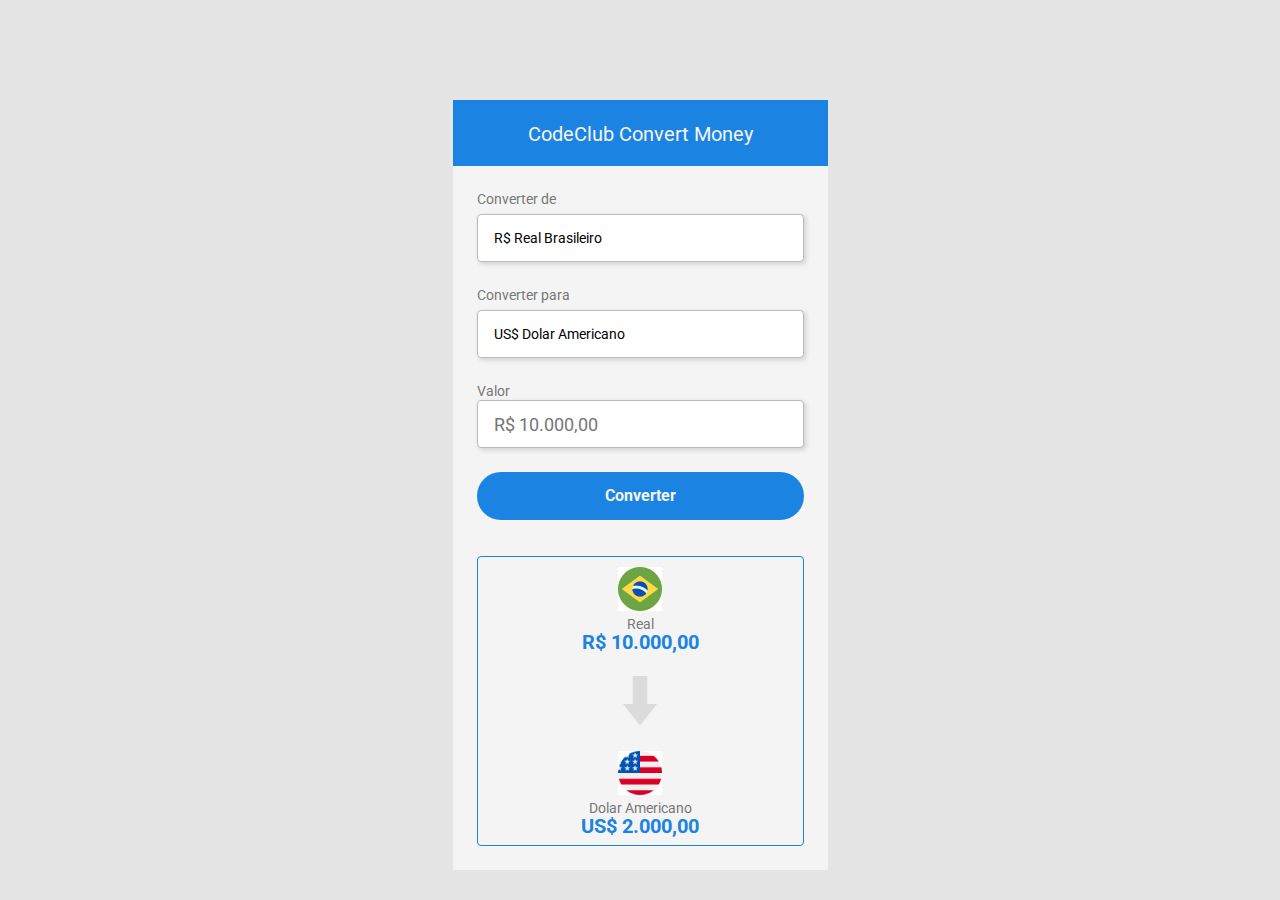
<file: CodeClub Convert Money/index.html>
<!DOCTYPE html>
<html lang="pt-br">

<head>
    <meta charset="UTF-8">
    <meta http-equiv="X-UA-Compatible" content="IE=edge">
    <meta name="viewport" content="width=device-width, initial-scale=1.0">
    <link rel="stylesheet" href="./style.css" />
    <link rel="preconnect" href="https://fonts.googleapis.com">
    <link rel="preconnect" href="https://fonts.gstatic.com" crossorigin>
    <link href="https://fonts.googleapis.com/css2?family=Roboto:wght@100;300;400&display=swap" rel="stylesheet">
    <title>CodeClub Convert Money</title>
</head>

<body>
    <div class="container">
    <header>
        <h1>CodeClub Convert Money</h1>
    </header>

    <main>
        <label>
            Converter <b>de</b>
            <select>
                <option>
                    R$ Real Brasileiro
                </option>
            </select>
        </label>

        <label>
            Converter <b>para</b>
            <select id="currency-select">
                <option>
                    US$ Dolar Americano
                </option>
                <option>
                    € Euro
                </option>
                <option>
                    ₿ Bitcoin
                </option>
                <option>
                    £ Libra
                </option>
            </select>
        </label>

        <label>
            <p>Valor</p>
            <input id="input-real" placeholder="R$ 10.000,00">

        </label>

        <button id="convert-button" type="button">Converter</button>

        <section>
            <div class="currency-container">
                <img src="./img/brasil 2.jpg" alt="Imagem-Do-Brasil" />
                <p class="currency-name">Real</p>
                <p class="currency-value" id="real-value-text">R$ 10.000,00</p>
            </div>

            <div>
                <img class="arrow-img" src="./img/Vector@2x.png" alt="Seta" />
            </div>

            <div class="currency-container">
                <img src="./img/estados-unidos (1) 1.jpg" id="currency-img"/>
                <p class="currency-name" id="currency-name">Dolar Americano</p>
                <p class="currency-value" id="dolar-value-text">US$ 2.000,00</p>
            </div>

        </section>

        </main>

    </div>
</body>

    <script src="./index.js"></script>

</html>
</file>
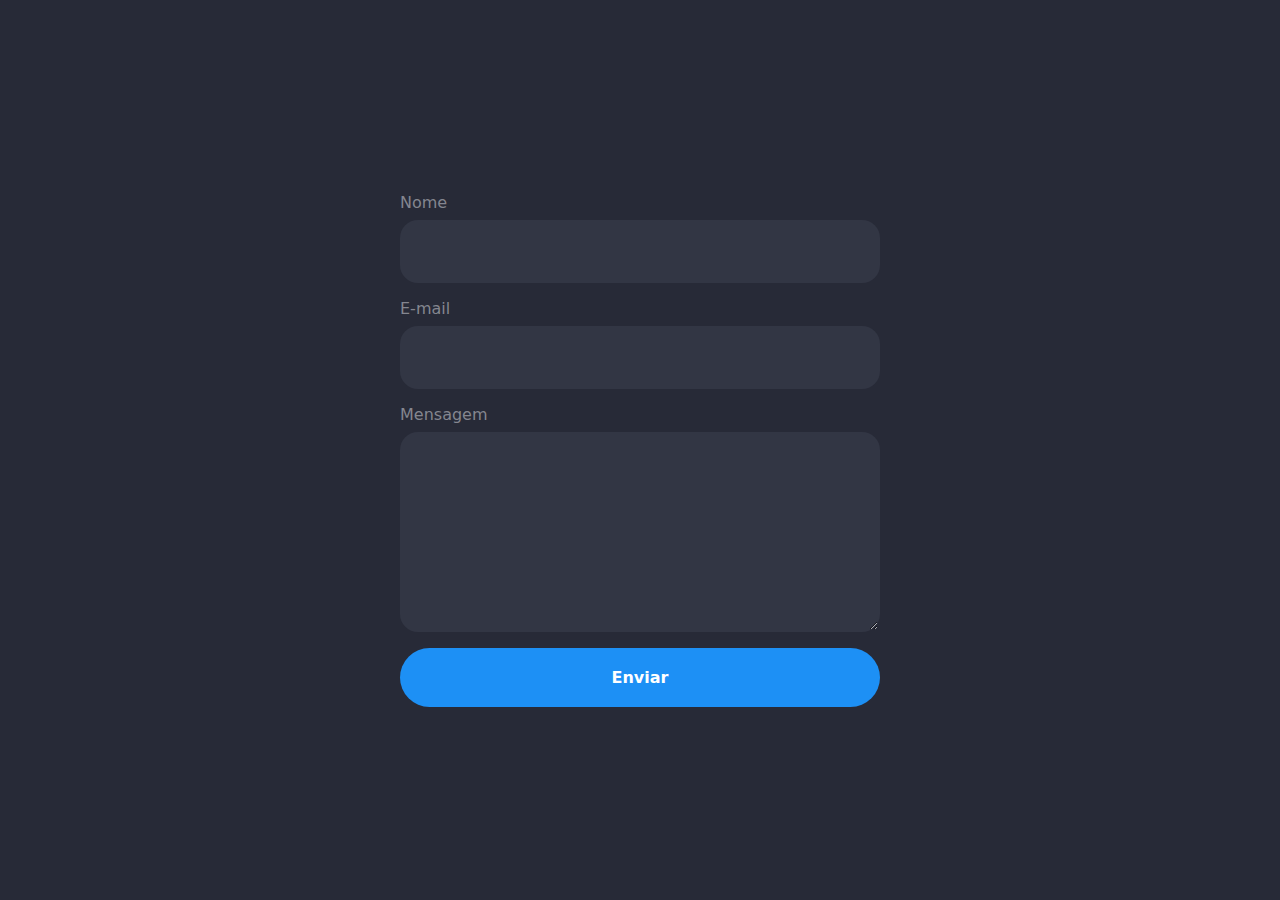
<file: formulario de contato/index.html>
<!DOCTYPE html>
<html lang="pt-br">
  <head>
    <meta charset="UTF-8" />
    <meta http-equiv="X-UA-Compatible" content="IE=edge" />
    <meta name="viewport" content="width=device-width, initial-scale=1.0" />
    <title>Formulário de Contato com JavaScript</title>
    <link rel="stylesheet" href="style.css" />
    <script defer src="app.js"></script>
  </head>
  <body>
    <form
      action="https://formsubmit.co/el/lefura"
      method="POST"
      data-form
    >
      <label for="nome">Nome</label>
      <input type="text" name="nome" id="nome" required />
      <label for="email">E-mail</label>
      <input type="email" name="email" id="email" required />
      <label for="mensagem">Mensagem</label>
      <textarea name="mensagem" id="mensagem" required></textarea>
      <button type="submit" data-button>Enviar</button>
    </form>
  </body>
</html>
</file>
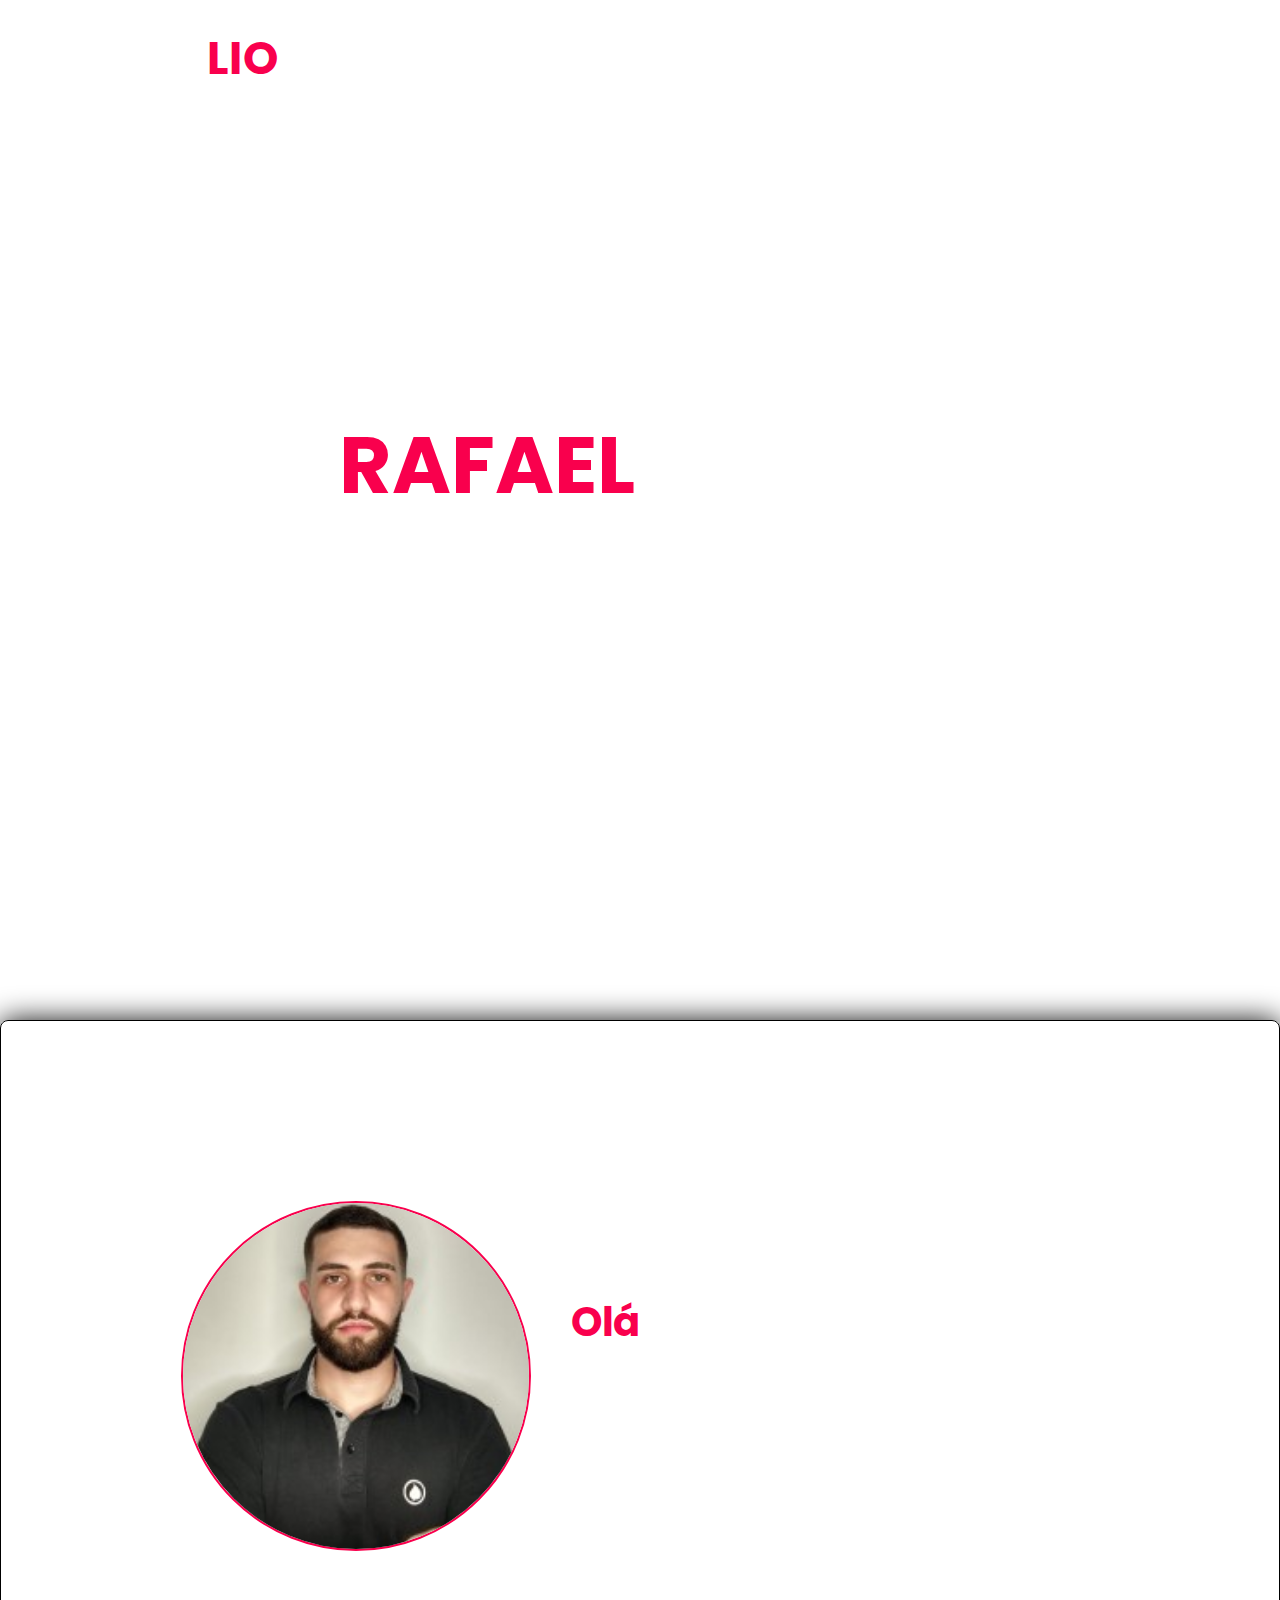
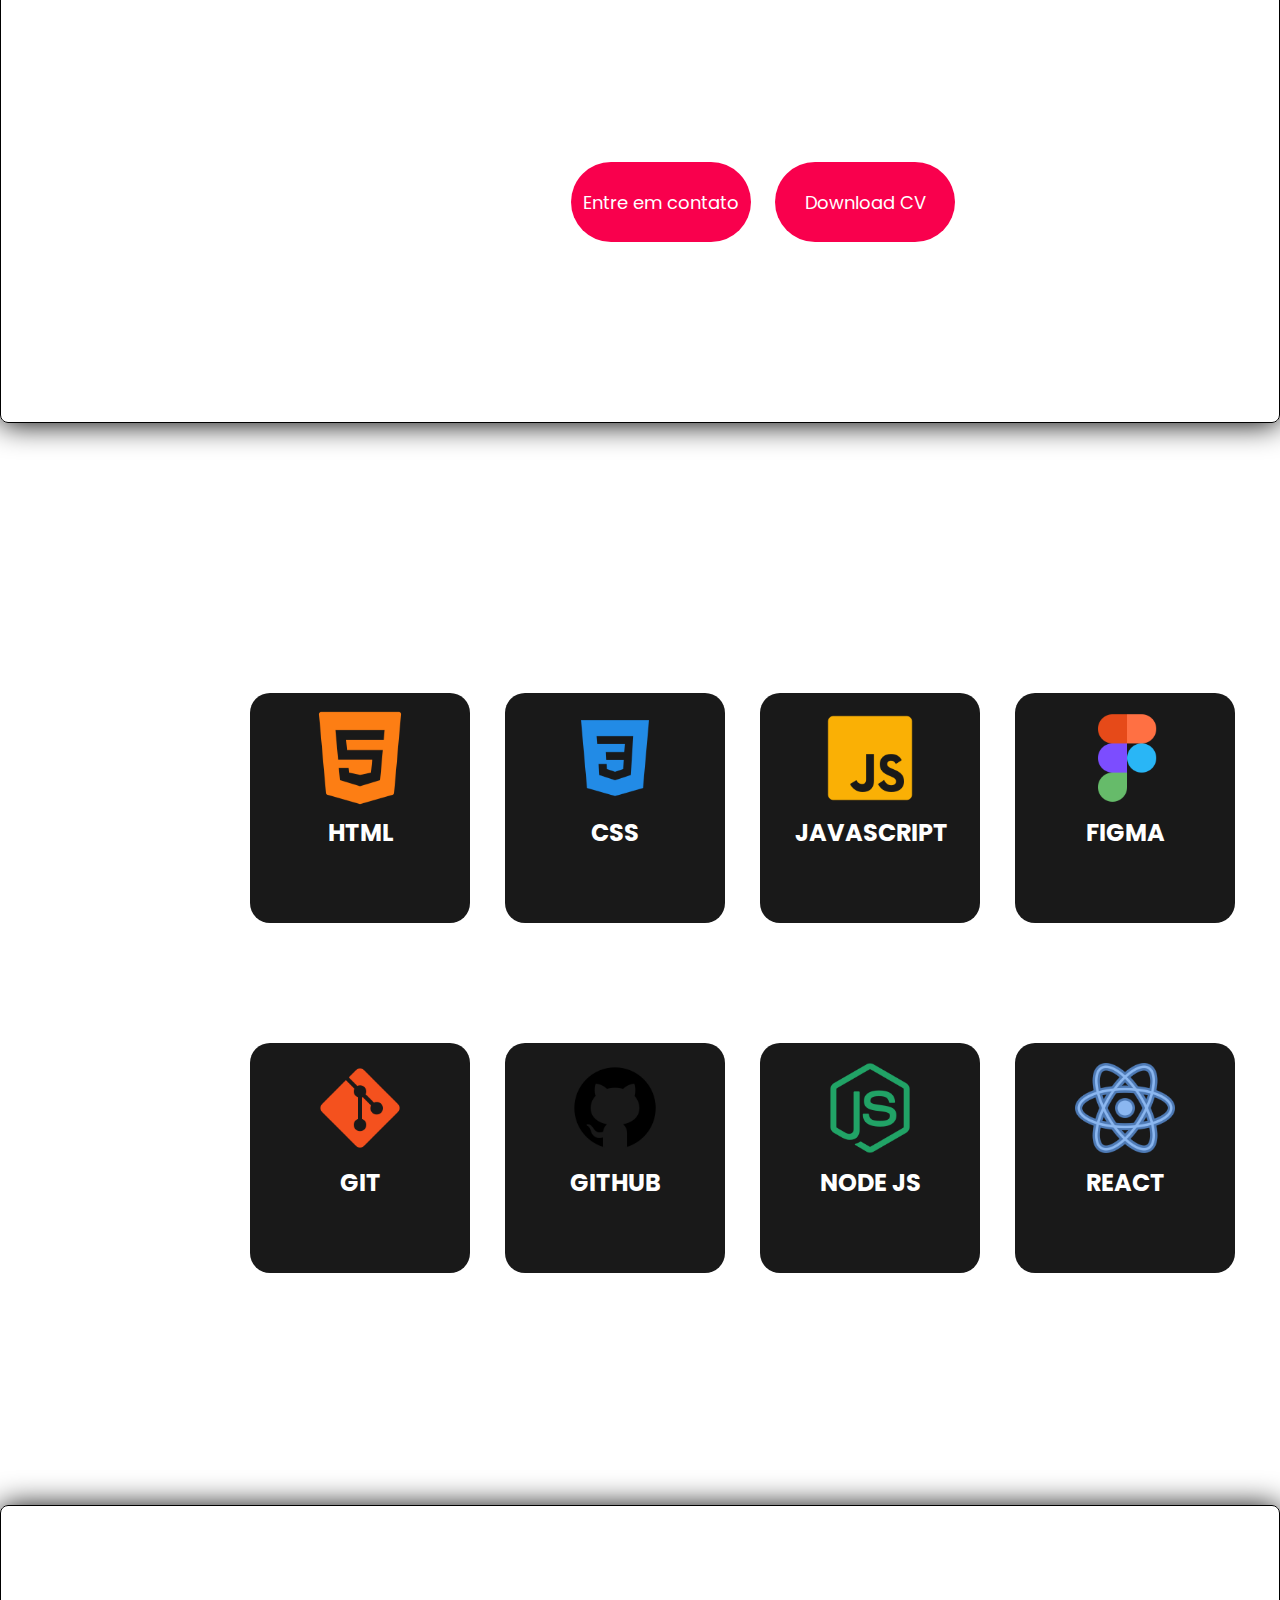
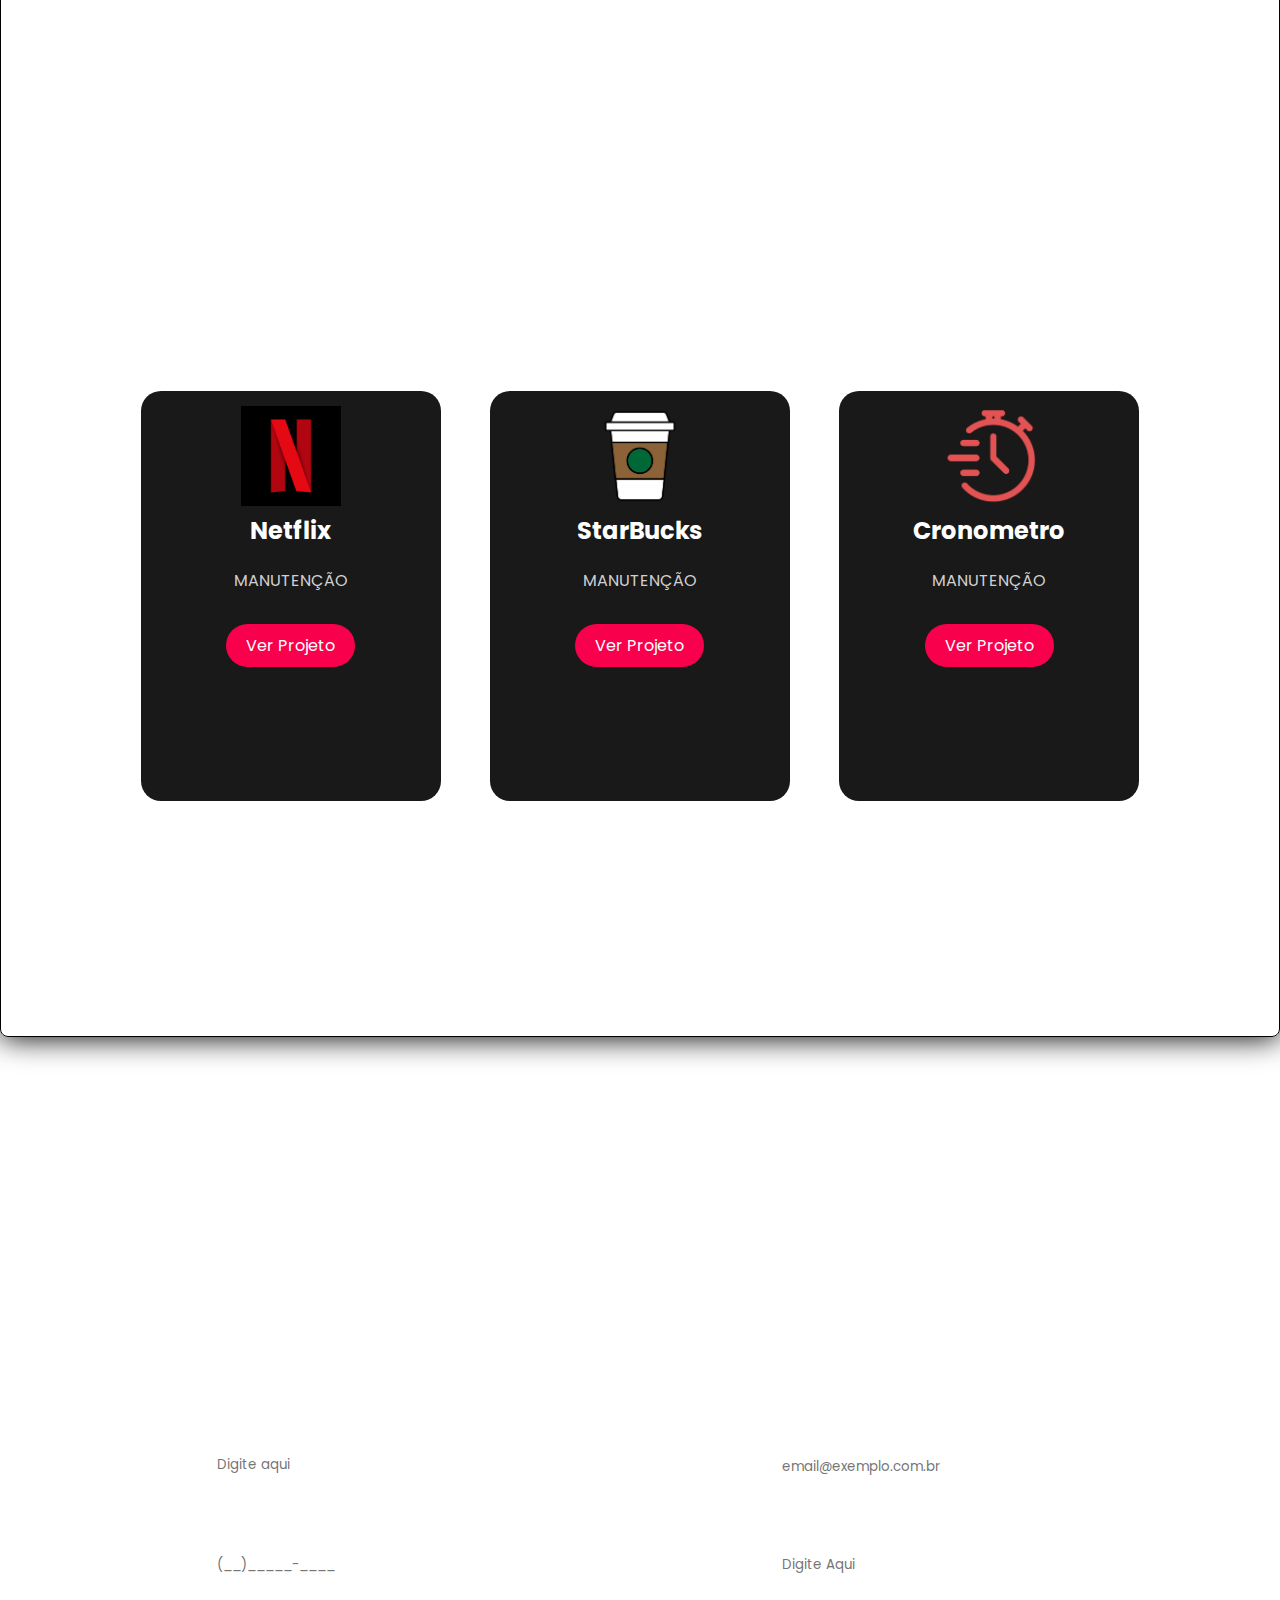
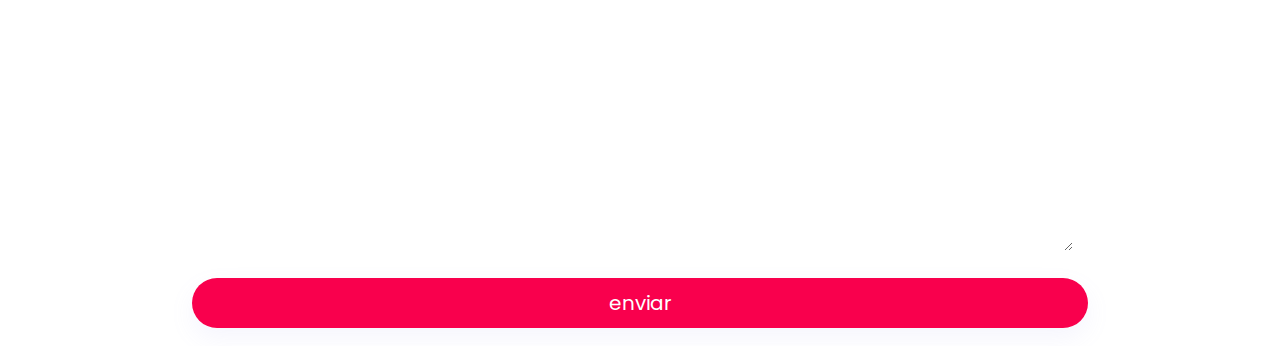
<file: portfolioOficial/index.html>
<!DOCTYPE html>
<html lang="pt-br">

<head>
    <meta charset="UTF-8">
    <meta http-equiv="X-UA-Compatible" content="IE=edge">
    <meta name="viewport" content="width=device-width, initial-scale=1.0">
    <link rel="preconnect" href="https://fonts.googleapis.com">
    <link rel="preconnect" href="https://fonts.gstatic.com" crossorigin>
    <link href="https://fonts.googleapis.com/css2?family=Poppins:wght@500;600;700&display=swap" rel="stylesheet">
    <link rel="stylesheet" href="./port.css">
    <script src="./contact.js" defer></script>
    <title>Italo Rafael</title>
</head>

<body id="wallpaper">


    <div class="caixa-primaria" id="home">
        <header>
            <h2 class="portfolio">PORTFÓ<span>LIO</span></h2>
            <ul>
                <li><a class="link-menu" href="#home">HOME</a></li>
                <li><a class="link-menu" href="#sobre">SOBRE MIM</a></li>
                <li><a class="link-menu" href="#skill-home">HABILIDADES</a></li>
                <li><a class="link-menu" href="#projetos-id">PORTFÓLIO</a></li>
                <li><a class="link-menu" href="#fale-comigo">FALE COMIGO</a></li>
            </ul>
        </header>

        <div class="meu-nome">
            <h1 class="typing-animation">ITALO <span>RAFAEL</span></h1>
            <h3>Programador Full-Stack</h3>
        </div>

    </div>


    <section id="sobre">
        <img class="imagem-italo" src="./img/Italo-Perfil.jpg">
        <div" id="biografia">
            <h2 class="titulo-2" >Sobre mim</h2>
            <h3 id="ola">Olá</h3>
            <p class="sobre" >sou Italo Rafael. Apaixonado pela área de Desenvolvimento que decidi seguir carreira,
                estou motivado a alcançar o objetivo de ser Developer Full Stack Senior. Para atingir esse objetivo
                estou totalmente dedicado aos estudos de Lógica de Programação, Estrutura de Sistema, Linguagens e Inglês. 
                <br>
                Em busca da primeira oportunidade na área.
                <br>
                Tenho praticado diariamente todo aprendizado adquirido nos cursos que estou participando com projetos já
                desenvolvidos, solucionando problemas com bugs ou adicionando novos recursos e buscando novas soluções
                para cada caso.</p>
            <a class="link-menu" href="#fale-comigo"><button class="botao-sobre">Entre em contato</button></a>
            </div>
            <a class="link-menu" download href="./Download/Profile.pdf" ><button class="botao-sobre">Download CV</button></a>
        </div>
    </section>

    <section id="skill">

            <h2 id="skill-home">Minhas Skill</h2>

            <div id="div-skill">
            <div id="skill-card">
                <img src="./img/icons8-html-5-144.png">
                <h5>HTML</h5>
            </div>

            <div id="skill-card">
                <img src="./img/icons8-css3-144.png">
                <h5>CSS</h5>
            </div>

            <div id="skill-card">
                <img src="./img/icons8-javascript-144.png">
                <h5>JAVASCRIPT</h5>
            </div>

            <div id="skill-card">
                <img src="./img/icons8-figma-144.png">
                <h5>FIGMA</h5>
            </div>

            <div id="skill-card">
                <img src="./img/icons8-git-144.png">
                <h5>GIT</h5>
            </div>

            <div id="skill-card">
                <img src="./img/icons8-github-140.png">
                <h5>GITHUB</h5>
            </div>

            <div id="skill-card">
                <img src="./img/icons8-node-js-144.png">
                <h5>NODE JS</h5>
            </div>

            <div id="skill-card">
                <img src="./img/icons8-reagir-140.png">
                <h5>REACT</h5>
            </div>
        </div>
    </section>

    <section id="borda">
        
    <div class="projetos" id="projetos-id">
        <h2>Projetos</h2>
    </div>

    <div class="card-projetos">

        <div class="card">
            <img src="./img/Netflix-new-icon.png">
            <h5>Netflix</h5>
            <p>MANUTENÇÃO</p>
            <a href="https://peaceful-starlight-02739b.netlify.app/" target="_blank">Ver Projeto</a>
        </div>

        <div class="card">
            <img src="./img/starbucks.png">
            <h5>StarBucks</h5>
            <p>MANUTENÇÃO</p>
            <a href="https://peaceful-starlight-02739b.netlify.app/" target="_blank">Ver Projeto</a>
        </div>


        <div class="card">
            <img src="./img/crono.png">
            <h5>Cronometro</h5>
            <p>MANUTENÇÃO</p>
            <a href="https://peaceful-starlight-02739b.netlify.app/" target="_blank">Ver Projeto</a>
        </div>
        </div>
    </section>    


    <footer class="final">

        <section class="contact">
            <h5 id="fale-comigo">Fale comigo</h5>
            <p id="description">Resta alguma dúvida? Preencha os campos abaixo com os seguintes dados que em breve
                entrarei em contato.
            </p>

            <form id="form" data-form method="post" action="https://formsubmit.co/el/lefura">
                <div class="primeira-linha" id="description-one">
                    <label for="name">SEU NOME (*)</label>
                    <input type="text" required name="nome" label="Seu Nome" id="seu-nome" placeholder="Digite aqui">
                </div>
                <div class="primeira-linha1" id="description-one">
                    <label for="email">E-MAIL (*)</label>
                    <input type="email" required name="email" label="E-mail" id="seu-email"
                        placeholder="email@exemplo.com.br">
                </div>

                <div class="segunda-linha" id="#description-two">
                    <label for="telefone">TELEFONE (*)</label>
                    <input type="text" name="telefone" label="Telefone" id="seu-telefone" placeholder="(__)_____-____">
                </div>
                <div class="segunda-linha1" id="#description-two">
                    <label for="assunto">ASSUNTO (*)</label>
                    <input type="text" required name="assunto" label="Assunto" id="assunto" placeholder="Digite Aqui">
                </div>

                <div class="caixa-de-texto">
                    <label for="mensagem">MENSAGEM (*)</label>
                    <textarea name="mensagem" id="mensagem" required></textarea>
                </div>

                <input type="submit" data-button value="enviar" id="button-submit">

        </section>
        </form>


        <!-- <div class="social" id="fale-comigo">
            <a href="https://www.linkedin.com/in/italo-rafael-507498228/" target="_blank">
                <img src="./img/linkedin.png">
            </a>

            <a
                href="https://api.whatsapp.com/send/?phone=5519982277708&text=Ol%C3%A1+tudo+bem%3F+Entrei+em+contato+atrav%C3%A9s+do+seu+portfolio.+&type=phone_number&app_absent=0">
                <img src="./img/telefone.png">
            </a>
       </div>-->
    </footer>

</body>

</html>
</file>
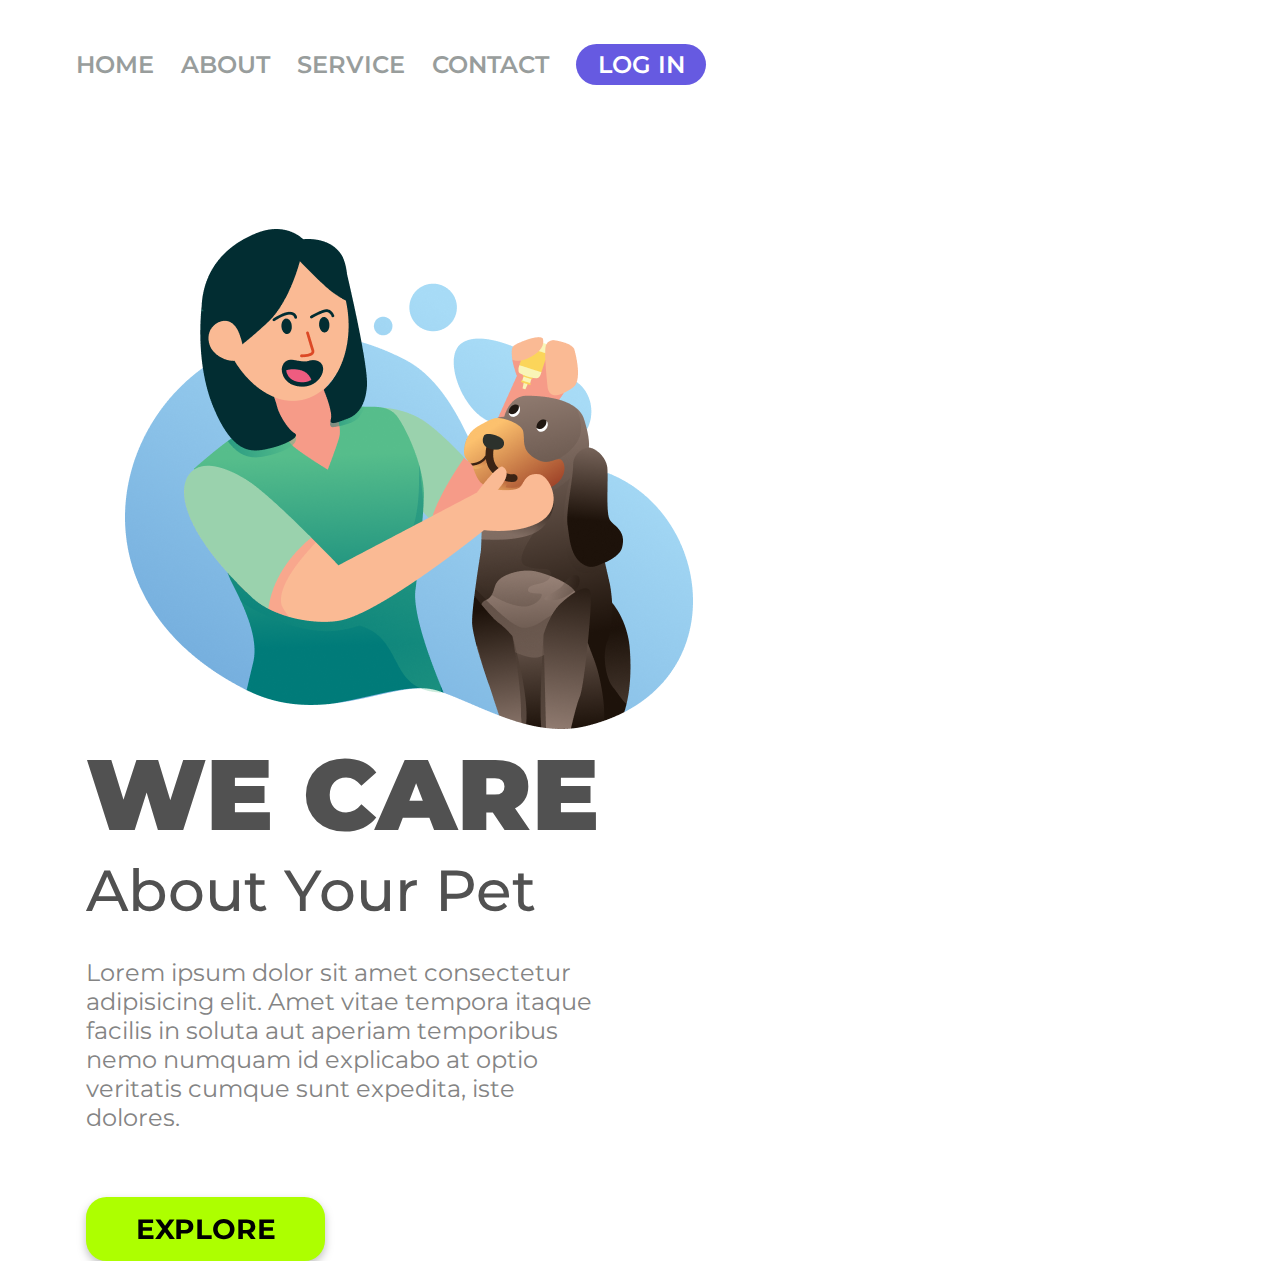
<file: TesteCSS/Index.html>
<!DOCTYPE html>
<html lang="pt-br">
<head>
    <meta charset="UTF-8">
    <meta http-equiv="X-UA-Compatible" content="IE=edge">
    <meta name="viewport" content="width=device-width, initial-scale=1.0">
    <link rel="stylesheet" href="./Index.css">
    <link rel="preconnect" href="https://fonts.googleapis.com"><link rel="preconnect" href="https://fonts.gstatic.com" crossorigin><link href="https://fonts.googleapis.com/css2?family=Montserrat:wght@400;500;600;700;900&display=swap" rel="stylesheet">
    <title>We Care</title>
</head>
<body>
    <header>
        <a class="link-header">HOME</a>
        <a class="link-header">ABOUT</a>
        <a class="link-header">SERVICE</a>
        <a class="link-header">CONTACT</a>
        <button class="button-header">LOG IN</button>
    </header>

    <main>
        <img class="logo-img" src="./img/Illustration 2.png" alt="we-care-logo">

        <section>
            <h1 class="title-logo">WE CARE</h1>
            <h2 class="subtitle-logo">About Your Pet</h2>
            <p class="description">Lorem ipsum dolor sit amet consectetur adipisicing elit. Amet vitae tempora itaque facilis in soluta aut aperiam temporibus nemo numquam id explicabo at optio veritatis cumque sunt expedita, iste dolores.</p>
            <button class="button-main">EXPLORE</button>
        </section>
    </main>
</body>
</html>
</file>
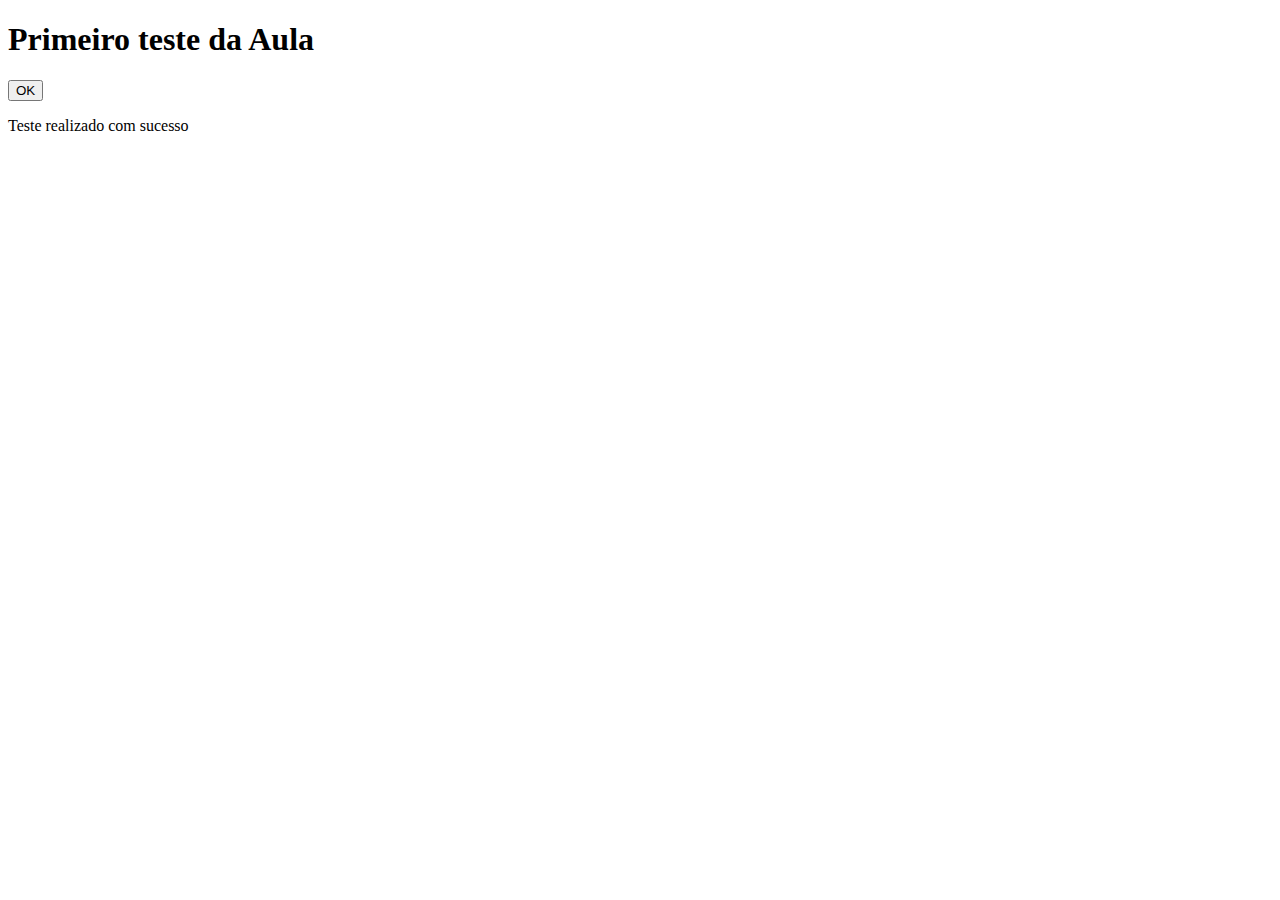
<file: Começo-HTML/TesteEstrutura.html>
<!DOCTYPE html>
<html lang="pt-br">
    <head>
        <title> Meu Primeiro teste</title>
    </head>
    <body>
        <h1>Primeiro teste da Aula</h1>
        <button> OK </button>
        <p> Teste realizado com sucesso</p>
    </body>

</html>
</file>
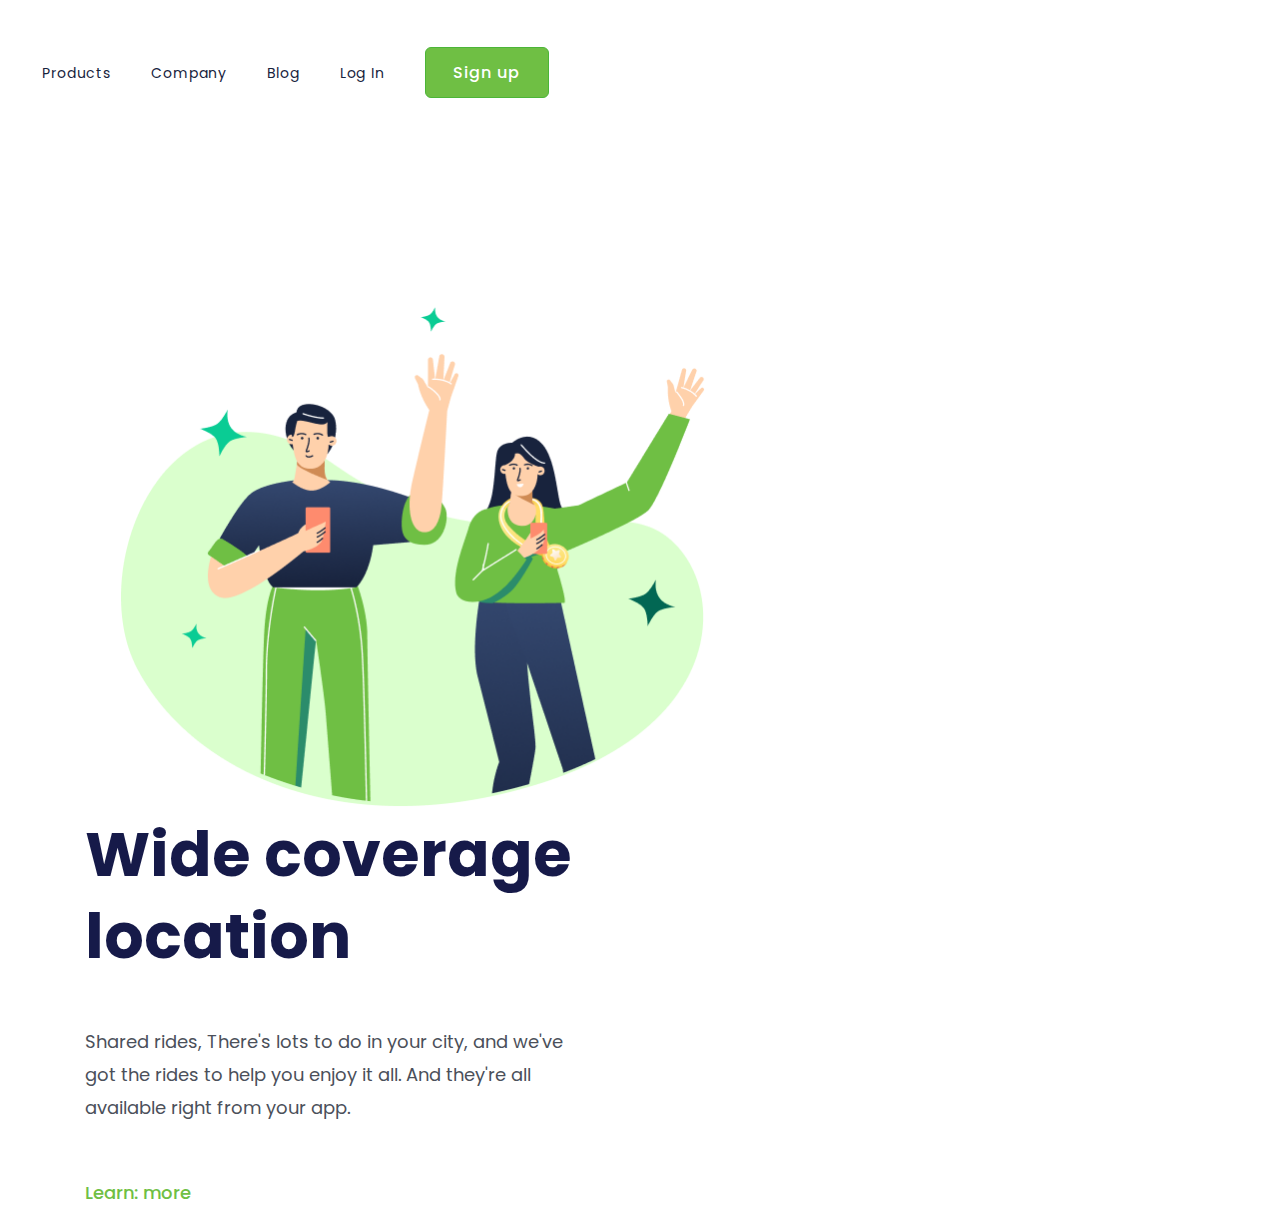
<file: Desafio 2/Desafio.html>
<!DOCTYPE html>
<html lang="pt-br">
<head>
    <meta charset="UTF-8">
    <meta http-equiv="X-UA-Compatible" content="IE=edge">
    <meta name="viewport" content="width=device-width, initial-scale=1.0">
    <link rel="stylesheet" href="./Desafio.css">
    <link rel="preconnect" href="https://fonts.googleapis.com"><link rel="preconnect" href="https://fonts.gstatic.com" crossorigin><link href="https://fonts.googleapis.com/css2?family=Poppins:wght@400;500;700&display=swap" rel="stylesheet">
    <title>Wide coverage location alt</title>
</head>
<body>
    
    <header>
        <a class="link-header">Products</a>
        <a class="link-header">Company</a>
        <a class="link-header">Blog</a>
        <a class="link-header">Log In</a>
        <button class="button-header">Sign up</button>
    </header>

    <main>
        <img class="img-logo" src="./img/(Positive) Congratulation You get 40 point for your ride.png" alt="Wide-coverage-Logo">
       
        <section>
            <h1>Wide coverage location</h1>
            <p class="paragrafo1">Shared rides, There's lots to do in your city, and we've got the rides to help you enjoy it all. And they're all available right from your app.</p>
            <p class="paragrafo2">Learn: more</p>
        </section>
    </main>

</body>
</html>
</file>
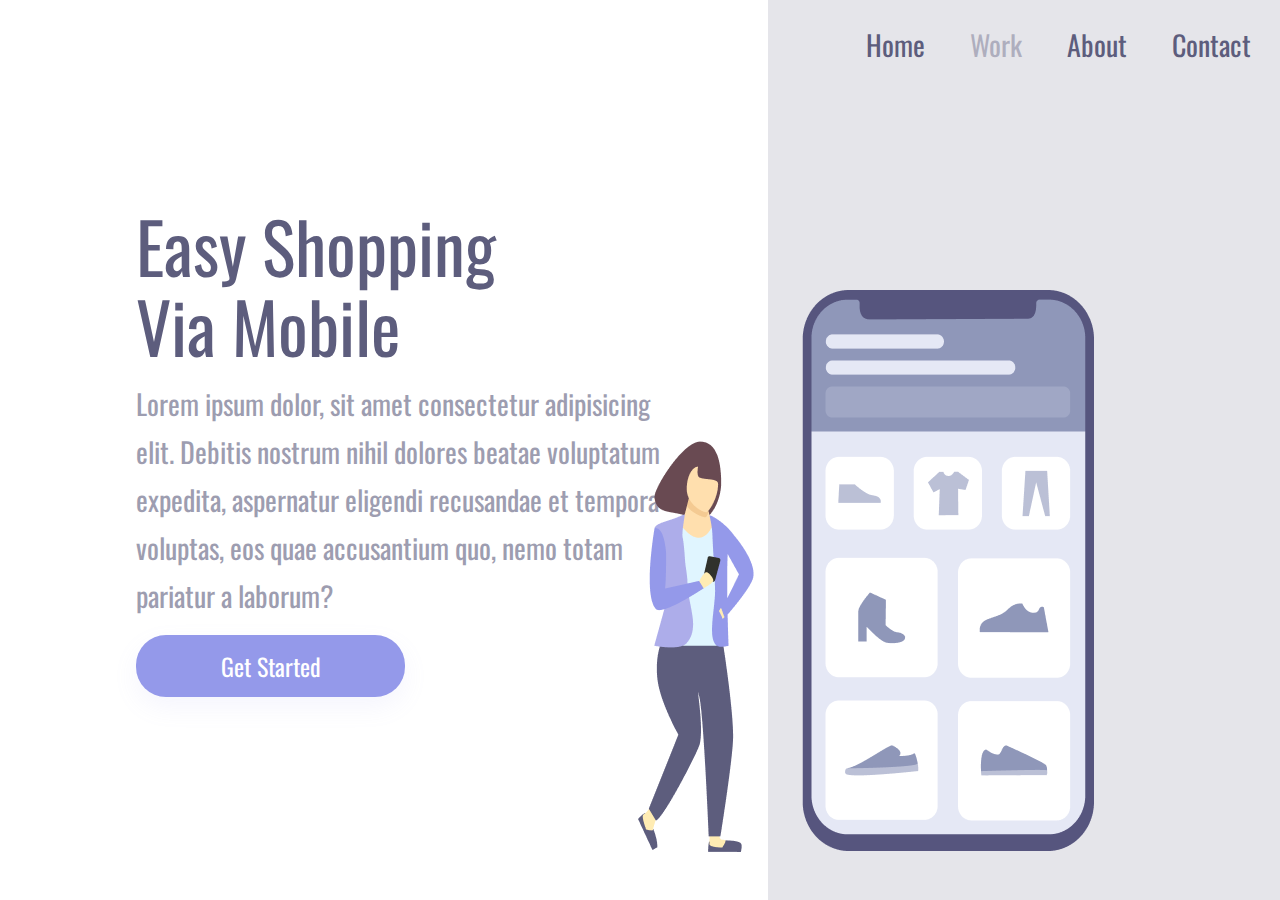
<file: Desafio CSS 3/teste.html>
<!DOCTYPE html>
<html lang="pt-br">
<head>
    <meta charset="UTF-8">
    <meta http-equiv="X-UA-Compatible" content="IE=edge">
    <meta name="viewport" content="width=device-width, initial-scale=1.0">
    <link rel="stylesheet" href="./teste.css">
    <link rel="preconnect" href="https://fonts.googleapis.com">
    <link rel="preconnect" href="https://fonts.gstatic.com" crossorigin>
    <link href="https://fonts.googleapis.com/css2?family=Oswald&display=swap" rel="stylesheet">
    <title>Easy Shopping Via Mobile</title>
</head>
<body>
    <div class="container">
        <section class="container-left">
            <h1>Easy Shopping Via Mobile</h1>
            <p>Lorem ipsum dolor, sit amet consectetur adipisicing elit. Debitis nostrum nihil dolores beatae voluptatum expedita, aspernatur eligendi recusandae et tempora voluptas, eos quae accusantium quo, nemo totam pariatur a laborum?</p>
            <button>Get Started</button>
        </section>
        <section class="container-right">
            <header>
                <a>Home</a>
                <a>Work</a>
                <a>About</a>
                <a>Contact</a>
            </header>
            <img src="./img/Illustration-3-3.png" alt="girl-phone">
        </section>
    </div>
</body>
</html>
</file>
<file: CodeClub Convert Money/style.css>
* {
    margin: 0;
    padding: 0;
    box-sizing: border-box;
    font-family: "Roboto", sans-serif;
    font-weight: 400;
    font-size: 14px;
    line-height: 18px;
}

body {
    background-color: #E5E5E5;
}

.container {
    width: 375px;
    background-color: #F4F4F4;
    margin: 0 auto;
    margin-top: 100px;
}

header {
    background-color: #1B83E2;
    height: 66px;
}

h1 {
    font-style: normal;
    color: #F4F4F4;
    padding-top: 25px;
    text-align: center;
    font-size: 20px;
}

main {
    padding: 24px;
}

label {
    font-style: normal;
    color: #777777;
}
 
select {
    background: #FFFFFF;
    border: 1px solid #BBBBBB;
    border-radius: 4px;
    height: 48px;
    display: block;
    width: 100%;
    cursor: pointer;
    outline: none;
    appearance: none;
    padding-left: 16px;
    box-shadow: 2px 2px 5px rgba(0, 0, 0, 0.15);
    margin-top: 6px;
    margin-bottom: 24px;
}

input {
    background: #FFFFFF;
    border: 1px solid #BBBBBB;
    border-radius: 4px;
    height: 48px;
    display: block;
    width: 100%;
    outline: none;
    padding-left: 16px;
    box-shadow: 2px 2px 5px rgba(0, 0, 0, 0.15);
    font-size: 18px;
}

button {
    background: #1B83E2;
    border-radius: 25px;
    height: 48px;
    width: 100%;
    cursor: pointer;
    color: #F4F4F4;
    font-weight: 700;
    font-size: 16px;
    line-height: 18px;
    margin-top: 24px;
    margin-bottom: 36px;
    border: none;
}

button:hover {
    opacity: 0.9;
}

button:active {
    opacity: 0.7;
}

section {
    border: 1px solid #1B83E2;
    border-radius: 4px;
}

.currency-container {
    text-align: center;
    padding: 10px;
}

.currency-name {
    color: #777777;
    font-size: 14px;
}

.currency-value {
    color: #1B83E2;
    font-weight: bold;
    font-size: 20px;
}

.arrow-img {
    margin: 15px auto;
    display: block;
    height: 49.81px;
}
</file>
<file: formulario de contato/style.css>
* {
    margin: 0;
    padding: 0;
    box-sizing: border-box;
  }
  
  body {
    min-height: 100vh;
    display: grid;
    place-items: center;
    padding: 1rem;
    background: #272a37;
    font-family: system-ui, -apple-system, BlinkMacSystemFont, "Segoe UI", Roboto,
      Oxygen, Ubuntu, Cantarell, "Open Sans", "Helvetica Neue", sans-serif;
  }
  
  form {
    width: 100%;
    max-width: 30rem;
  }
  
  label,
  input,
  textarea,
  button {
    display: block;
  }
  
  input,
  textarea,
  button {
    width: 100%;
    font: inherit;
    padding: 1.25rem;
    font-weight: 700;
  }
  
  input,
  textarea {
    margin-bottom: 1rem;
    color: white;
    background: #323644;
    border: 0.125rem solid transparent;
    border-radius: 1.125rem;
    transition: border-color 0.3s, box-shadow 0.3s;
  }
  
  input:hover,
  input:focus,
  textarea:hover,
  textarea:focus {
    outline: none;
    border-color: #1d90f5;
    box-shadow: 0 0 0 0.3125rem #26344a;
  }
  
  label {
    margin-bottom: 0.5rem;
    color: #84868f;
  }
  
  textarea {
    min-height: 12.5rem;
    resize: vertical;
  }
  
  button {
    border: none;
    border-radius: 99px;
    color: white;
    background: #1d90f5;
    cursor: pointer;
    transition: 0.3s;
  }
  
  button:hover,
  button:focus {
    outline: none;
    background: #1c70d3;
  }
  
  button:disabled {
    cursor: not-allowed;
    background: #555b69;
  }
  
  .success,
  .error {
    text-align: center;
  }
  
  .success {
    color: greenyellow;
  }
  
  .error {
    color: tomato;
  }
</file>
<file: portfolioOficial/port.css>
* {
    padding: 0;
    margin: 0;
    box-sizing: border-box;
    font-family: 'Poppins', sans-serif;
}

#wallpaper {
    background-image: url("https://wallpapercave.com/wp/wp2339750.jpg");
    background-repeat: no-repeat;
    background-size: cover;
    background-position: center;
    background-attachment: fixed;
}

.caixa-primaria {
    height: 100vh;
    width: 100%;
}

header {
    display: flex;
    align-items: center;
    justify-content: space-between;
    padding-left: 30px;
    padding-right: 30px;
    padding-top: 25px;
}

.portfolio {
    color: white;
    font-size: 45px;
    font-weight: 700;
}

.portfolio span {
    color: #f9004d;
}

li {
    color: white;
    list-style: none;
    display: inline-block;
    font-size: 25px;
    margin-right: 30px;
    cursor: pointer;
}

li:hover {
    color: #f9004d;
    transition: 0.5s;
    -webkit-transform: scale(1.1);
    -ms-transform: scale(1.1);
    transform: scale(1.2);
}

.link-menu {
    text-decoration: none;
    color: white;
}

.link-menu:hover {
    color: #f9004d;
    transition: 0.5s;
}

ul {
    margin-left: 100px;
}


.meu-nome {
    position: absolute;
    top: 45%;
    left: 7%;
}

h1 {
    border-right: 0.75px solid rgba(255, 255, 255);
    color: white;
    text-align: left;
    margin: 0;
    font-size: 5em;
    overflow: hidden;
    white-space: nowrap;
}

.typing-animation {
    animation: blinkCursor 400ms infinite normal,
        typing 4s steps(50) 0s normal;
}

@keyframes typing {
    from {
        width: 0;
    }

    to {
        width: 7em;
    }
}

@keyframes blinkCursor {
    from {
        border-right-color: rgba(255, 255, 255, 0.75);
    }

    to {
        border-right-color: transparent;
    }
}

h1 span {
    color: #f9004d;
}

.meu-nome h3 {
    color: white;
    font-size: 25px;
    margin-left: 67px;
}

#sobre {
    display: flex;
    justify-content: center;
    padding: 180px;
    border: solid 1px;
    box-shadow: 0px 1px 30px;
    margin-top: 120px;
    border-radius: 8px;
}

#biografia {
    align-items: center;
    flex-direction: column;
    margin-top: -15px;
}

.imagem-italo {
    height: 350px;
    border-radius: 100%;
    border: 2px solid #f9004d;
    margin-right: 40px;
}

.titulo-2 {
    color: white;
    font-size: 70px;
}

#ola {
    font-size: 40px;
    color: #f9004d;
    justify-content: center;
}

.sobre {
    color: white;
    font-size: 20px;
}

.botao-sobre {
    color: white;
    background-color: #f9004d;
    height: 80px;
    width: 180px;
    font-size: 18px;
    border: none;
    border-radius: 50px;
    cursor: pointer;
    margin-top: 20px;
    margin-right: 20px;
}

.botao-sobre:hover {
    border: 3px solid #f9004d;
    transition: 1s;
}

#skill {
    padding-top: 80px;
    padding-bottom: 100px;
}

section h2 {
    color: white;
    font-size: 60px;
    text-align: center;
}

#skill-card {
    background-color: #191919;
    height: 230px;
    width: 220px;
    border-radius: 20px;
    padding: 15px 35px;
    text-align: center;
    margin-bottom: 120px;
    margin-right: 35px;
}

#skill-card img {
    height: 100px;
}

#skill-card h5 {
    color: white;
    font-size: 24px;
}

#div-skill {
    display: flex;
    flex-wrap: wrap;
    margin-top: 100px;
    margin-left: 250px;
}

#div-skill :hover {
    -webkit-transform: scale(1.1);
    -ms-transform: scale(1.1);
    transform: scale(1.2);
}

#borda {
    padding: 115px;
    border: solid 1px;
    box-shadow: 0px 1px 30px;
    margin-top: 12px;
    border-radius: 8px;
}

.projetos {
    padding-top: 80px;
    padding-bottom: 100px;
}

.projetos h2 {
    color: white;
    font-size: 60px;
    text-align: center;
}

.card {
    background-color: #191919;
    height: 410px;
    width: 300px;
    border-radius: 20px;
    padding: 15px 35px;
    text-align: center;
    margin-bottom: 120px;
}

.card img {
    height: 100px;
}

.card h5 {
    color: white;
    font-size: 24px;
}

.card p {
    color: #d1d0d1;
    margin-top: 20px;
    margin-bottom: 40px;
}

.card a {
    background-color: #f9004d;
    color: white;
    padding: 10px 20px;
    border-radius: 25px;
    cursor: pointer;
    transition: 0.5s;
    text-decoration: none;
}

.card a:hover {
    border: 2px solid #f9004d;

}

.card-projetos {
    display: flex;
    justify-content: space-around;
    margin-top: 100px;
}

.card-projetos :hover {
    -webkit-transform: scale(1.1);
    -ms-transform: scale(1.1);
    transform: scale(1.2);
}

.final {
    height: 100%;
    width: 100%;
    padding: 148px 15%;
}


#fale-comigo {
    color: white;
    text-align: center;
    font-size: 60px;
}

#description {
    color: white;
    text-align: center;
    font-size: 24px;
}

#description-one {
    display: inline-block;
}

.primeira-linha {
    width: 100%;
    min-height: 1px;
    padding-right: 15px;
    padding-left: 15px;
    position: relative;
    top: 100px;
    bottom: 60px;
}

.primeira-linha1 {
    width: 100%;
    min-height: 1px;
    padding-right: 15px;
    padding-left: 15px;
    position: relative;
}

div.primeira-linha label {
    color: white;
    position: absolute;
    left: 0;
    bottom: 70px;
}

div.primeira-linha1 label {
    color: white;
    position: absolute;
    top: -8px;
    left: 560px;
    bottom: 60px;
}

#description-two {
    display: inline-block;
}

.segunda-linha {
    width: 100%;
    min-height: 1px;
    padding-right: 15px;
    padding-left: 15px;
    position: relative;
    top: 100px;
    bottom: 60px;
}

.segunda-linha1 {
    width: 97%;
    min-height: 1px;
    padding-right: 15px;
    padding-left: 15px;
    position: relative;
}

div.segunda-linha label {
    color: white;
    position: absolute;
    left: 0;
    bottom: 70px;
}

div.segunda-linha1 label {
    color: white;
    position: absolute;
    top: 7px;
    left: 560px;
    bottom: 30px;
}

.caixa-de-texto {
    width: 100%;
    min-height: 1px;
    padding-right: 15px;
    padding-left: 15px;
    position: relative;
    top: 130px;
    bottom: 60px;
}

div.caixa-de-texto label {
    color: white;
    position: absolute;
    left: 0;
    bottom: 230px;
}

#seu-nome {
    border: none;
    padding: 10px;
    outline: none;
    width: 40%;
    background: #fff;
    color: #333;
    border-radius: 30px;
    margin-bottom: 20px;
}

#seu-email {
    border: none;
    padding: 10px;
    outline: none;
    width: 50%;
    background: #fff;
    color: #333;
    border-radius: 30px;
    margin-bottom: 15px;
    position: absolute;
    left: 580px;
    top: 25px;
}

#seu-telefone {
    border: none;
    padding: 10px;
    outline: none;
    width: 40%;
    background: #fff;
    color: #333;
    border-radius: 30px;
    margin-bottom: 20px;
    margin-top: 15px;
}

#assunto {
    border: none;
    padding: 10px;
    outline: none;
    width: 52%;
    background: #fff;
    color: #333;
    border-radius: 30px;
    position: absolute;
    left: 580px;
    top: 40px;
}

#mensagem {
    border: none;
    padding: 10px;
    outline: none;
    width: 100%;
    background: #fff;
    color: #333;
    border-radius: 30px;
    margin-bottom: 20px;
    margin-top: 15px;
}

#button-submit {
    width: 100%;
    height: 50px;
    background: #f9004d;
    box-shadow: 0px 10px 24px rgba(148, 153, 234, 0.0979959);
    border: none;
    font-weight: 400;
    font-size: 20px;
    line-height: 36px;
    text-align: center;
    color: white;
    border-radius: 30px;
    cursor: pointer;
    position: relative;
    top: 130px;
}

textarea {
    min-height: 12.5rem;
    resize: vertical;
}
</file>
<file: TesteCSS/Index.css>
*{  
    font-family: 'Montserrat', sans-serif;
    margin: 0;
    padding: 0;
    box-sizing: border-box;
}

.button-header {
    background: #665AE1;
    border-radius: 20.5px;
    border: none;
    width: 130px;
    height: 41px;
    font-weight: 600;
    font-size: 24px;
    line-height: 29px;
    color: #FFFFFF;
    cursor: pointer;
    }

 header{
    margin: 44px 0 144px 76px;
 }

 .link-header{
    font-weight: 600;
    font-size: 24px;
    line-height: 29px;
    color: #989D9C;
    cursor: pointer;
    margin-right: 23px;
 }

 .logo-img{
    width: 568px;
    height: 500px;
    margin-left: 125px;
    display: inline-block;
 }

 section{
    display: inline-block;
    margin-left: 86px;
 }

 .title-logo{
    font-weight: 900;
    font-size: 100px;
    line-height: 122px;
    color: #515151;
 }

 .subtitle-logo{
    font-weight: 500;
    font-size: 58px;
    line-height: 71px;
    color: #515151;
 }

 .description{
    width: 515px;
    font-weight: 400;
    font-size: 24px;
    line-height: 29px;
    color: #848484;
    margin-top: 32px;
    margin-bottom: 65px;
 }

 .button-main{
    width: 239px;
    height: 64px;
    background: #ADFF00;
    filter: drop-shadow(0px 4px 4px rgba(0, 0, 0, 0.25));
    border-radius: 20.5px;
    border: none;
    font-weight: 700;
    font-size: 28px;
    line-height: 34px;
    color: #000000;
    cursor: pointer;
 }

 @media screen and (max-width: 767px) {
   .link-header{
      display: none;
  }

  .button-header{
   display: none;
  }

  .description{
   display: none;
  }

  .subtitle-logo{
   font-size: 30px;
   line-height: 37px;
   width: 232px;
   text-align: center;
   margin: 7px 0px 17px -9px;
  }

  .title-logo{
   font-size: 50px;
   line-height: 61px;
   width: 263px;
   text-align: center;
   margin: 24px 10px 7px -25px;
  }

  .logo-img{
   width: 354px;
   height: 317px;
   display: block;
   margin: -42px 10px 10px 18px;
  }

  .button-main{
   height: 64px;
   width: 239px;
   border-radius: 20.5px;
   text-align: center;
   margin: 0px 0px 0px -14px;
  }
 }
</file>
<file: Desafio 2/Desafio.css>
*{
    font-family: 'Poppins', sans-serif;
    padding: 0;
    margin: 0;
    box-sizing: border-box;
}

header {
    margin: 47px 0px 209.2px 42px;
    cursor: pointer;
}

.link-header{
    margin-right: 36px;
    font-weight: 400;
    font-size: 14px;
    line-height: 21px;
    text-align: center;
    letter-spacing: 0.875px;
    color: #17233D;
}

.button-header{
    font-weight: 500;
    font-size: 16px;
    line-height: 24px;
    letter-spacing: 1px;
    color: #FFFFFF;
    background: #6FBF44;
    border: 1px solid #4CB538;
    border-radius: 6px;
    width: 124px;
    height: 51px;
    cursor: pointer;
}

section {
    display: inline-block;

}

.img-logo{
    display: inline-block;
    width: 595.18px;
    height: 500px;
    margin-left: 121px;
}

.paragrafo1{
    font-weight: 400;
    font-size: 18px;
    line-height: 33px;
    color: #4B505A;
    width: 493px;
    margin-bottom: 55px;
    margin-left: 84.98px;
}

h1{
    font-weight: 700;
    font-size: 62px;
    line-height: 82px;
    color: #161A49;
    width: 582px;
    margin-left: 84.94px;
    margin-bottom: 47px;
}

.paragrafo2{
    font-weight: 500;
    font-size: 18px;
    line-height: 27px;
    color: #6FBF44;
    width: 112px;
    margin-left: 84.98px;
    cursor: pointer;
}

.mobile-menu{
    display: none;
}

.mobile-menu1{
    display: none;
}

@media  screen and (max-width: 450px) {
    .link-header{
        display: none;
    }

    .button-header{
        position: absolute;
        width: 90px;
        margin: -179px 0px 0px 264px;
        display: block;
        border-radius: 6px;
        height: 30px;
    }

    .paragrafo1{
        font-size: 18px;
        line-height: 27px;
        width: 304px;
        text-align: center;
        margin: 31px 43px 0px 58px;
    }

    .paragrafo2{
        font-size: 18px;
        line-height: 27px;
        width: 112px;
        text-align: center;
        position: center;
        margin: 26px 139px 76.97px 139px;
    }
    .img-logo{
        position: absolute;
        margin: 205px 39px 22px 52px;
        width: 312px;
        height: 288px;
    }

    h1{
        font-size: 30px;
        line-height: 30px;
        width: 278px;
        height: 60px;
        text-align: center;
        margin: -79px 55px 29px 59px;

    }
}
</file>
<file: Desafio CSS 3/teste.css>
*{
    font-family: 'Oswald', sans-serif;
    margin: 0;
    padding: 0;
    box-sizing: border-box;
}

.container{
    height: 100vh;
    width: 100vw;
}

.container-left{
    display: inline-block;
    width: 60%;
    margin-top: 16%;
    padding-left: 136px;
}
    

.container-right{
    display: inline-block;
    background-color: rgba(93, 93, 125,0.16);
    height: 100vh;
    width: 40%;
    position: absolute;
}

img{
    position: relative;
    top: 25%;
    right: 130px;
}

h1{
    font-weight: 400;
    font-size: 70px;
    line-height: 80px;
    color: #5D5D7D;
    width: 368px;
}

p{
    font-weight: 400;
    font-size: 28px;
    line-height: 48px;
    color: #5D5D7D;
    opacity: 0.6;
    width: 540px;
    margin: 15px 0 15px 0;
}

button{
    width: 269px;
    height: 62px;
    background: #9499EA;
    box-shadow: 0px 10px 24px rgba(148, 153, 234, 0.0979959);
    border: none;
    font-weight: 400;
    font-size: 24px;
    line-height: 36px;
    text-align: center;
    color: #FFFFFF;
    border-radius: 30px;
    cursor: pointer;
}

button:hover{
    opacity: .8;
}

button>:active{
    opacity: .5;
}

a{
    font-size: 28px;
    line-height: 41px;
    color: #5D5D7D;
    margin-left: 41px;
    cursor: pointer;
}

a:nth-child(2){
    opacity: 0.4;
}

a:hover{
    opacity: .4;
}

a:active{
    opacity: .8;
}

header{
    margin: 24px 0 0 57px;
}

@media screen and (max-width: 900px) {
    .container-left{
        width: 100%;
        height: 50%;
        padding: 0;
        margin: 0;
    }

    .container-right{
        display: block;
        height: auto;
        width: 100%;
        position: static;
        padding: 40px;
    }

    img{
        position: static;
        max-width: 90%;
    }

    header{
        display: none;
    }

    h1{
        font-size: 36px;
        line-height: 52px;
        width: auto;
        margin: 58px 50px 0 50px;
        text-align: center;
    }

    p{
        margin: 15px 40px 15px 40px;
        width: auto;
        text-align: center;
        font-weight: 400;
        font-size: 14px;
    }

    button{
        margin: auto;
        display: block;
    }
}

@media screen and (max-width: 390px) {
    .container-left{
        height: 70%;
    }
}
</file>
